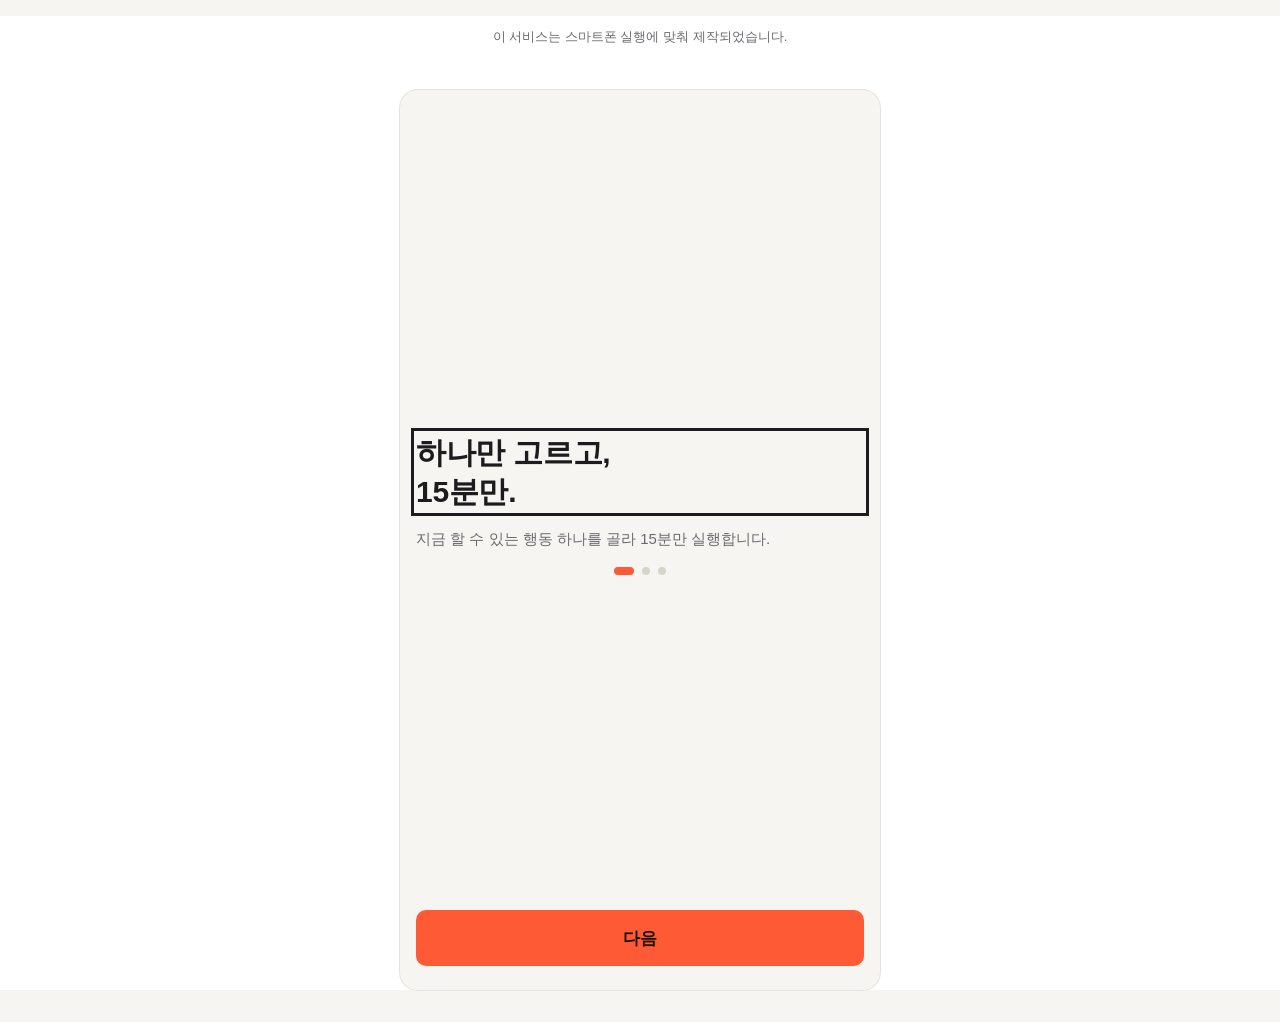
<file: index.html>
<!doctype html>
<html lang="ko">
<head>
<meta charset="utf-8">
<meta name="viewport" content="width=device-width, initial-scale=1, viewport-fit=cover, maximum-scale=1">
<title>15분만 | 하나만 고르고, 15분만</title>
<meta name="description" content="지금 할 행동 하나를 고르고 15분 동안 실행하는 모바일 도구입니다.">
<meta name="theme-color" content="#f7f5f1" media="(prefers-color-scheme: light)">
<meta name="theme-color" content="#121214" media="(prefers-color-scheme: dark)">
<meta name="color-scheme" content="light dark">
<meta name="mobile-web-app-capable" content="yes">
<meta name="apple-mobile-web-app-capable" content="yes">
<meta name="apple-mobile-web-app-status-bar-style" content="black-translucent">
<meta name="apple-mobile-web-app-title" content="15분만">
<link rel="manifest" href="./manifest.webmanifest">
<link rel="icon" href="./assets/icons/icon-192.png" type="image/png">
<link rel="apple-touch-icon" href="./assets/icons/apple-touch-icon.png">
<link rel="stylesheet" href="./styles/reset.css">
<link rel="stylesheet" href="./styles/variables.css">
<link rel="stylesheet" href="./styles/layout.css">
<link rel="stylesheet" href="./styles/components.css">
<link rel="stylesheet" href="./styles/screens.css">
</head>
<body>

<p class="desktop-banner">이 서비스는 스마트폰 실행에 맞춰 제작되었습니다.</p>

<div class="app-shell">
  <noscript>
    <div style="padding:24px;">이 앱을 사용하려면 자바스크립트를 허용해야 합니다.</div>
  </noscript>

  <main id="app-root" class="screen" role="main" aria-live="off"></main>

  <nav id="bottom-nav" class="bottom-nav" aria-label="주요 이동"></nav>
</div>

<script src="./data/goals.js"></script>
<script src="./js/constants.js"></script>
<script src="./js/copy.js"></script>
<script src="./js/icons.js"></script>
<script src="./js/storage.js"></script>
<script src="./js/timer.js"></script>
<script src="./js/wake-lock.js"></script>
<script src="./js/notifications.js"></script>
<script src="./js/router.js"></script>
<script src="./js/ui.js"></script>
<script src="./js/accessibility.js"></script>
<script src="./js/pwa.js"></script>
<script src="./js/app.js"></script>
</body>
</html>
</file>
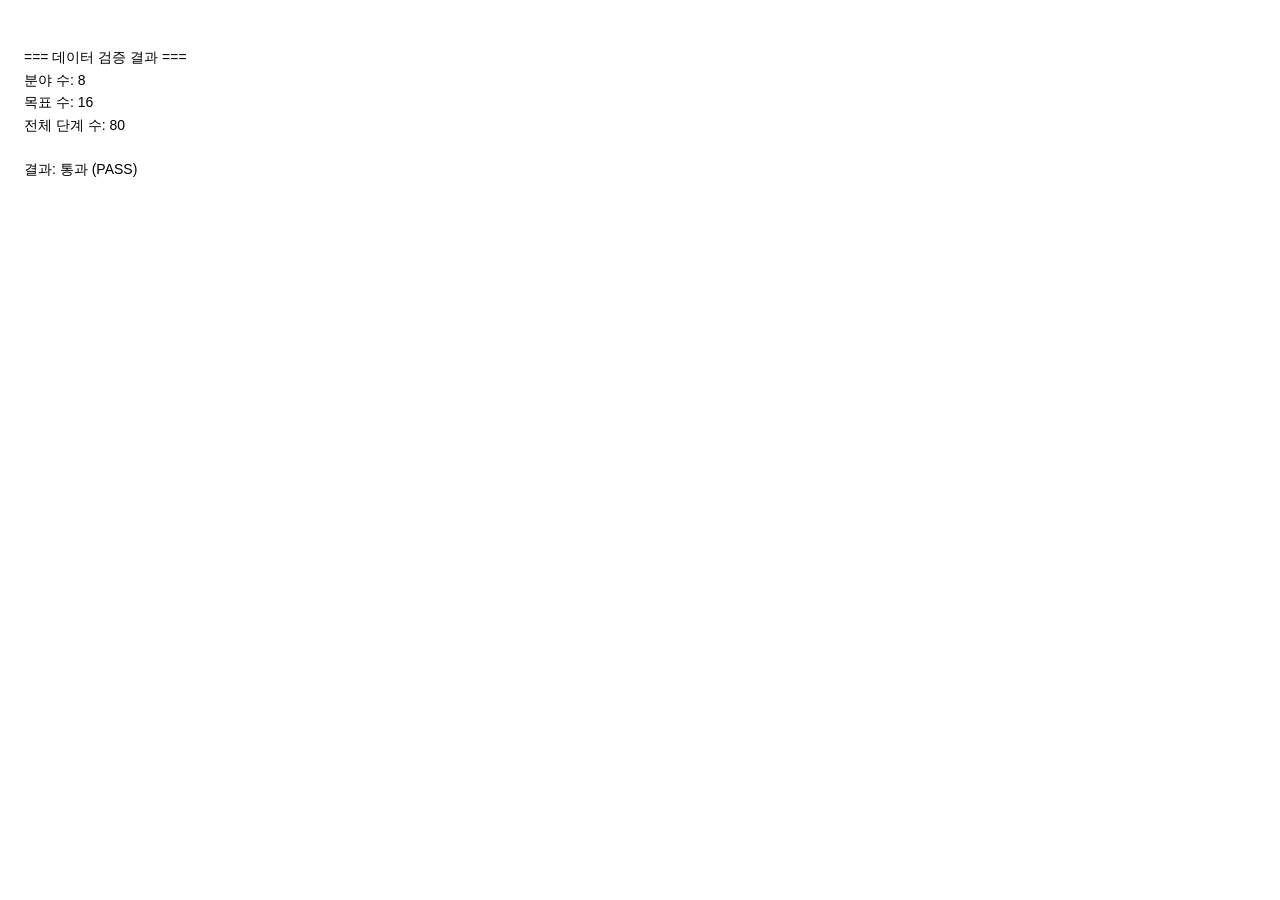
<file: scripts/validate.html>
<!doctype html>
<html lang="ko">
<head>
<meta charset="utf-8">
<title>데이터 검증 (개발용)</title>
<style>body{font-family:sans-serif;padding:16px;white-space:pre-wrap;font-size:14px;line-height:1.6}</style>
</head>
<body>
<div id="out">검증 중...</div>
<script src="../data/goals.js"></script>
<script src="validate-goals.js"></script>
<script>
  var result = FMS_ValidateGoals(FMS_CATEGORIES, FMS_GOALS);
  var out = document.getElementById('out');
  var lines = [];
  lines.push('=== 데이터 검증 결과 ===');
  lines.push('분야 수: ' + result.stats.categories);
  lines.push('목표 수: ' + result.stats.goals);
  lines.push('전체 단계 수: ' + result.stats.totalSteps);
  lines.push('');
  lines.push(result.ok ? '결과: 통과 (PASS)' : '결과: 실패 (FAIL)');
  if (result.errors.length) {
    lines.push('');
    lines.push('오류 ' + result.errors.length + '건:');
    result.errors.forEach(function (e) { lines.push(' - ' + e); });
  }
  if (result.warnings.length) {
    lines.push('');
    lines.push('경고 ' + result.warnings.length + '건:');
    result.warnings.forEach(function (w) { lines.push(' - ' + w); });
  }
  out.textContent = lines.join('\n');
</script>
</body>
</html>
</file>
<file: styles/variables.css>
:root {
  --font-sans: -apple-system, BlinkMacSystemFont, "Apple SD Gothic Neo", "Malgun Gothic",
    "Noto Sans KR", "Segoe UI", Roboto, sans-serif;

  /* 기본 색상 */
  --color-bg: #f7f5f1;
  --color-surface: #ffffff;
  --color-surface-sunken: #f0eee9;
  --color-text: #1c1c1e;
  --color-text-muted: #6b6b6f;
  --color-text-faint: #98979b;
  --color-border: #e6e3dc;
  --color-border-strong: #d8d4ca;

  --color-accent: #ff5a36;
  --color-accent-strong: #e64a28;
  --color-accent-text: #1c1208;
  --color-accent-soft: #ffe6de;

  --color-success: #2f9e5b;
  --color-success-soft: #e2f4e9;
  --color-warning: #b4790a;
  --color-warning-soft: #fbedd3;
  --color-danger: #d3453f;
  --color-danger-soft: #fbe4e2;

  --color-focus-ring: #1c1c1e;

  /* 분야별 저채도 색상 (아이콘 배경, 카드 강조선, 배지, 진행 표시에 제한적으로 사용) */
  --cat-reading: #4d6fd6;
  --cat-reading-soft: #e8ecfb;
  --cat-exercise: #3f9d5e;
  --cat-exercise-soft: #e4f4e9;
  --cat-study: #7b5fd1;
  --cat-study-soft: #ece7fa;
  --cat-english: #2f9bc4;
  --cat-english-soft: #e1f2f8;
  --cat-writing: #d97a53;
  --cat-writing-soft: #faeae2;
  --cat-organizing: #c08a1f;
  --cat-organizing-soft: #f7ecd6;
  --cat-lifestyle: #2f9d8f;
  --cat-lifestyle-soft: #e1f3f0;
  --cat-finance: #5a63c4;
  --cat-finance-soft: #e7e8f9;

  --radius-sm: 10px;
  --radius-md: 18px;
  --radius-pill: 999px;

  --space-1: 4px;
  --space-2: 8px;
  --space-3: 12px;
  --space-4: 16px;
  --space-5: 24px;
  --space-6: 32px;
  --space-7: 48px;

  --button-height: 56px;
  --touch-min: 44px;

  --app-max-width: 480px;

  --shadow-card: 0 1px 2px rgba(28, 28, 30, 0.04);
  --shadow-raised: 0 6px 20px rgba(28, 28, 30, 0.10);

  --safe-top: env(safe-area-inset-top, 0px);
  --safe-bottom: env(safe-area-inset-bottom, 0px);
  --safe-left: env(safe-area-inset-left, 0px);
  --safe-right: env(safe-area-inset-right, 0px);
}

:root[data-theme="dark"] {
  --color-bg: #121214;
  --color-surface: #1c1c1f;
  --color-surface-sunken: #232326;
  --color-text: #f3f2ef;
  --color-text-muted: #a5a4a8;
  --color-text-faint: #78777c;
  --color-border: #2c2c30;
  --color-border-strong: #3a3a3f;

  --color-accent: #ff6a45;
  --color-accent-strong: #ff7f57;
  --color-accent-text: #12100f;
  --color-accent-soft: #3a2620;

  --color-success: #4cb87a;
  --color-success-soft: #1c2f22;
  --color-warning: #dba53e;
  --color-warning-soft: #332a15;
  --color-danger: #e0685f;
  --color-danger-soft: #35201e;

  --color-focus-ring: #f3f2ef;

  --cat-reading: #7f9bff;
  --cat-reading-soft: #23283f;
  --cat-exercise: #63c186;
  --cat-exercise-soft: #1d3327;
  --cat-study: #a58ff0;
  --cat-study-soft: #2a2440;
  --cat-english: #57bcE4;
  --cat-english-soft: #1c313b;
  --cat-writing: #eb9a75;
  --cat-writing-soft: #382a20;
  --cat-organizing: #d9a940;
  --cat-organizing-soft: #382d16;
  --cat-lifestyle: #4cbbac;
  --cat-lifestyle-soft: #1c322e;
  --cat-finance: #8489e0;
  --cat-finance-soft: #292b47;

  --shadow-card: 0 1px 2px rgba(0, 0, 0, 0.3);
  --shadow-raised: 0 10px 28px rgba(0, 0, 0, 0.45);
}

@media (prefers-color-scheme: dark) {
  :root:not([data-theme="light"]) {
    --color-bg: #121214;
    --color-surface: #1c1c1f;
    --color-surface-sunken: #232326;
    --color-text: #f3f2ef;
    --color-text-muted: #a5a4a8;
    --color-text-faint: #78777c;
    --color-border: #2c2c30;
    --color-border-strong: #3a3a3f;

    --color-accent: #ff6a45;
    --color-accent-strong: #ff7f57;
    --color-accent-text: #12100f;
    --color-accent-soft: #3a2620;

    --color-success: #4cb87a;
    --color-success-soft: #1c2f22;
    --color-warning: #dba53e;
    --color-warning-soft: #332a15;
    --color-danger: #e0685f;
    --color-danger-soft: #35201e;

    --color-focus-ring: #f3f2ef;

    --cat-reading: #7f9bff;
    --cat-reading-soft: #23283f;
    --cat-exercise: #63c186;
    --cat-exercise-soft: #1d3327;
    --cat-study: #a58ff0;
    --cat-study-soft: #2a2440;
    --cat-english: #57bce4;
    --cat-english-soft: #1c313b;
    --cat-writing: #eb9a75;
    --cat-writing-soft: #382a20;
    --cat-organizing: #d9a940;
    --cat-organizing-soft: #382d16;
    --cat-lifestyle: #4cbbac;
    --cat-lifestyle-soft: #1c322e;
    --cat-finance: #8489e0;
    --cat-finance-soft: #292b47;

    --shadow-card: 0 1px 2px rgba(0, 0, 0, 0.3);
    --shadow-raised: 0 10px 28px rgba(0, 0, 0, 0.45);
  }
}
</file>
<file: styles/layout.css>
html {
  background: var(--color-bg);
}

body {
  background: var(--color-bg);
  color: var(--color-text);
  font-family: var(--font-sans);
  -webkit-font-smoothing: antialiased;
}

.app-shell {
  position: relative;
  max-width: var(--app-max-width);
  min-height: 100vh;
  min-height: 100dvh;
  margin: 0 auto;
  background: var(--color-bg);
  display: flex;
  flex-direction: column;
  overflow-x: hidden;
}

.desktop-banner {
  display: none;
}

@media (min-width: 640px) {
  body {
    background: var(--color-surface);
  }

  .app-shell {
    min-height: 100vh;
    box-shadow: 0 0 0 1px var(--color-border);
    margin-top: var(--space-6);
    margin-bottom: var(--space-6);
    border-radius: var(--radius-md);
    overflow: hidden;
  }

  .desktop-banner {
    display: block;
    max-width: var(--app-max-width);
    margin: var(--space-4) auto 0;
    padding: var(--space-3) var(--space-4);
    text-align: center;
    font-size: 13px;
    color: var(--color-text-muted);
  }
}

.screen {
  flex: 1;
  display: flex;
  flex-direction: column;
  padding: var(--space-5) var(--space-4) var(--space-5);
  padding-top: calc(var(--space-5) + var(--safe-top));
  padding-bottom: calc(var(--space-5) + var(--safe-bottom));
  padding-left: calc(var(--space-4) + var(--safe-left));
  padding-right: calc(var(--space-4) + var(--safe-right));
  min-height: 100%;
}

.screen--no-scroll {
  overflow: hidden;
}

.screen--center {
  justify-content: center;
}

.screen__header {
  margin-bottom: var(--space-5);
}

.screen__body {
  flex: 1;
  display: flex;
  flex-direction: column;
}

.screen__footer {
  margin-top: auto;
  padding-top: var(--space-4);
}

.bottom-nav {
  display: flex;
  border-top: 1px solid var(--color-border);
  padding: var(--space-2) var(--space-2) calc(var(--space-2) + var(--safe-bottom));
  background: var(--color-surface);
  gap: var(--space-1);
}

.bottom-nav__item {
  flex: 1;
  min-height: 52px;
  display: flex;
  flex-direction: column;
  align-items: center;
  justify-content: center;
  gap: 2px;
  font-size: 11px;
  font-weight: 600;
  color: var(--color-text-faint);
  border-radius: var(--radius-sm);
}

.bottom-nav__item .icon {
  width: 22px;
  height: 22px;
}

.bottom-nav__item[aria-current="page"] {
  color: var(--color-accent-strong);
  background: var(--color-accent-soft);
}

.hidden {
  display: none !important;
}

.sr-only {
  position: absolute;
  width: 1px;
  height: 1px;
  padding: 0;
  margin: -1px;
  overflow: hidden;
  clip: rect(0, 0, 0, 0);
  white-space: nowrap;
  border: 0;
}
</file>
<file: styles/components.css>
/* Typography */
h1, .text-h1 {
  font-size: clamp(24px, 6vw, 30px);
  line-height: 1.3;
  font-weight: 800;
  letter-spacing: -0.01em;
  word-break: keep-all;
  overflow-wrap: break-word;
}

h2, .text-h2 {
  font-size: 19px;
  line-height: 1.4;
  font-weight: 700;
  word-break: keep-all;
  overflow-wrap: break-word;
}

.text-display {
  font-size: clamp(32px, 8vw, 40px);
  line-height: 1.15;
  font-weight: 800;
  letter-spacing: -0.02em;
}

.text-body {
  font-size: 15px;
  line-height: 1.6;
  color: var(--color-text-muted);
  word-break: keep-all;
  overflow-wrap: break-word;
}

.text-caption {
  font-size: 13px;
  line-height: 1.5;
  color: var(--color-text-faint);
  word-break: keep-all;
  overflow-wrap: break-word;
}

.text-strong {
  font-size: 18px;
  line-height: 1.5;
  font-weight: 700;
  word-break: keep-all;
  overflow-wrap: break-word;
}

.text-eyebrow {
  font-size: 12px;
  font-weight: 800;
  letter-spacing: 0.12em;
  color: var(--color-accent);
  text-transform: uppercase;
}

/* Focus visibility */
a:focus-visible,
button:focus-visible,
[tabindex]:focus-visible,
input:focus-visible,
textarea:focus-visible {
  outline: 3px solid var(--color-focus-ring);
  outline-offset: 2px;
}

/* Icon sizing helper */
.icon {
  width: 22px;
  height: 22px;
  flex-shrink: 0;
  display: inline-block;
}

.icon svg {
  width: 100%;
  height: 100%;
  display: block;
}

.icon--sm {
  width: 18px;
  height: 18px;
}

.icon--lg {
  width: 28px;
  height: 28px;
}

/* Buttons */
.btn {
  min-height: var(--button-height);
  width: 100%;
  display: flex;
  align-items: center;
  justify-content: center;
  gap: var(--space-2);
  padding: var(--space-3) var(--space-4);
  border-radius: var(--radius-sm);
  font-size: 17px;
  font-weight: 700;
  border: 1px solid transparent;
  white-space: normal;
  word-break: keep-all;
  text-align: center;
}

.btn-primary {
  background: var(--color-accent);
  color: var(--color-accent-text);
}

.btn-primary:active {
  background: var(--color-accent-strong);
}

.btn-secondary {
  background: var(--color-surface);
  color: var(--color-text);
  border-color: var(--color-border-strong);
}

.btn-quiet {
  min-height: var(--touch-min);
  width: auto;
  padding: var(--space-2) var(--space-3);
  font-size: 14px;
  font-weight: 500;
  color: var(--color-text-faint);
  background: transparent;
}

.btn-danger-quiet {
  min-height: var(--touch-min);
  width: auto;
  padding: var(--space-2) var(--space-3);
  font-size: 14px;
  font-weight: 600;
  color: var(--color-danger);
  background: transparent;
}

.btn:disabled {
  opacity: 0.5;
}

/* Cards - base */
.card {
  background: var(--color-surface);
  border: 1px solid var(--color-border);
  border-radius: var(--radius-md);
  padding: var(--space-4);
}

.card + .card {
  margin-top: var(--space-3);
}

.card-list {
  display: flex;
  flex-direction: column;
  gap: var(--space-3);
}

.card--pressable {
  width: 100%;
  text-align: left;
  display: block;
}

.card__title {
  font-size: 17px;
  font-weight: 700;
  word-break: keep-all;
  overflow-wrap: break-word;
}

.card__meta {
  margin-top: var(--space-2);
  font-size: 13px;
  color: var(--color-text-muted);
}

.card__badge {
  display: inline-flex;
  align-items: center;
  font-size: 12px;
  font-weight: 700;
  padding: 3px 10px;
  border-radius: var(--radius-pill);
  color: var(--color-text-muted);
  background: var(--color-surface-sunken);
}

.card__badge--accent {
  color: var(--color-accent-strong);
  background: var(--color-accent-soft);
}

.card__badge--success {
  color: var(--color-success);
  background: var(--color-success-soft);
}

.card__badge--custom {
  color: var(--color-success);
  background: var(--color-success-soft);
}

.card__badge--recommended {
  color: var(--color-text-muted);
  background: var(--color-surface-sunken);
}

/* Hero card (home top) */
.hero {
  padding: var(--space-2) 0 var(--space-5);
}

.hero__eyebrow {
  display: flex;
  align-items: center;
  justify-content: space-between;
}

.hero__title {
  margin-top: var(--space-3);
}

.hero__accent {
  margin-top: var(--space-2);
  color: var(--color-accent);
}

/* Current action card (primary focal card on home) */
.current-action-card {
  border-radius: var(--radius-md);
  border: 1px solid var(--color-border);
  background: var(--color-surface);
  box-shadow: var(--shadow-raised);
  padding: var(--space-5) var(--space-4);
}

.current-action-card__meta {
  display: flex;
  align-items: center;
  gap: var(--space-2);
}

.current-action-card__cat-icon {
  width: 34px;
  height: 34px;
  border-radius: var(--radius-sm);
  display: flex;
  align-items: center;
  justify-content: center;
  flex-shrink: 0;
}

.current-action-card__title {
  margin-top: var(--space-3);
}

.current-action-card__next {
  margin-top: var(--space-2);
}

.current-action-card .progress-track {
  margin-top: var(--space-4);
}

/* Section titles */
.section-title {
  display: flex;
  align-items: center;
  justify-content: space-between;
  font-size: 14px;
  font-weight: 700;
  color: var(--color-text-muted);
  margin: var(--space-6) 0 var(--space-3);
}

/* Category grid */
.grid-2 {
  display: grid;
  grid-template-columns: 1fr 1fr;
  gap: var(--space-3);
}

.category-tile {
  min-height: 92px;
  display: flex;
  flex-direction: column;
  justify-content: center;
  gap: var(--space-2);
  text-align: left;
  background: var(--color-surface);
  border: 1px solid var(--color-border);
  border-radius: var(--radius-md);
  padding: var(--space-3) var(--space-3);
  word-break: keep-all;
}

.category-tile__icon {
  width: 32px;
  height: 32px;
  border-radius: var(--radius-sm);
  display: flex;
  align-items: center;
  justify-content: center;
}

.category-tile__title {
  font-size: 14px;
  font-weight: 700;
}

.category-tile__meta {
  font-size: 12px;
  color: var(--color-text-faint);
}

/* Goal / category detail cards */
.goal-card {
  display: flex;
  align-items: center;
  gap: var(--space-3);
  padding: var(--space-4);
  background: var(--color-surface);
  border: 1px solid var(--color-border);
  border-radius: var(--radius-md);
  text-align: left;
  width: 100%;
}

.goal-card__icon {
  width: 40px;
  height: 40px;
  border-radius: var(--radius-sm);
  display: flex;
  align-items: center;
  justify-content: center;
  flex-shrink: 0;
}

.goal-card__body {
  flex: 1;
  min-width: 0;
}

.goal-card__title-row {
  display: flex;
  align-items: center;
  justify-content: space-between;
  gap: var(--space-2);
}

.goal-card__progress-row {
  margin-top: var(--space-2);
  display: flex;
  align-items: center;
  gap: var(--space-2);
}

.goal-card__progress-row .progress-track {
  flex: 1;
}

.goal-card__next {
  margin-top: var(--space-2);
  font-size: 13px;
  color: var(--color-text-muted);
}

.goal-card__chevron {
  color: var(--color-text-faint);
  flex-shrink: 0;
}

.goal-card__desc {
  margin-top: 2px;
}

.goal-card__badge-row {
  display: flex;
  align-items: center;
  gap: var(--space-2);
  flex-wrap: wrap;
  margin-top: var(--space-1);
}

/* Category screen: goal card + kebab menu button as siblings (avoids nested interactive elements) */
.goal-card-row {
  display: flex;
  align-items: stretch;
  background: var(--color-surface);
  border: 1px solid var(--color-border);
  border-radius: var(--radius-md);
}

.goal-card-row .goal-card {
  border: none;
  border-radius: 0;
  flex: 1;
  min-width: 0;
}

.goal-card-row__menu {
  width: var(--touch-min);
  min-width: var(--touch-min);
  min-height: var(--touch-min);
  display: flex;
  align-items: center;
  justify-content: center;
  color: var(--color-text-faint);
  flex-shrink: 0;
}

.category-add-btn {
  margin-top: var(--space-3);
}

.category-manage-row {
  display: flex;
  gap: var(--space-3);
  margin-top: var(--space-5);
}

.category-manage-row .btn-quiet {
  flex: 1;
  justify-content: center;
}

/* Custom goal add/edit form */
.goal-form {
  margin-top: var(--space-4);
  display: flex;
  flex-direction: column;
  gap: var(--space-4);
}

.form-field {
  display: flex;
  flex-direction: column;
  gap: var(--space-2);
}

.form-field__label {
  font-size: 13px;
  font-weight: 700;
  color: var(--color-text-muted);
}

.form-field__input {
  min-height: var(--touch-min);
  padding: var(--space-3);
  border-radius: var(--radius-sm);
  border: 1px solid var(--color-border-strong);
  background: var(--color-surface);
  color: var(--color-text);
  font-size: 15px;
  font-family: inherit;
  width: 100%;
}

.form-field__textarea {
  min-height: 88px;
  resize: vertical;
}

.form-field__error {
  font-size: 12.5px;
  color: var(--color-danger);
}

/* Hidden recommended goal list (sheet content) */
.hidden-goal-list {
  margin-top: var(--space-4);
  display: flex;
  flex-direction: column;
  gap: var(--space-2);
}

.hidden-goal-row {
  display: flex;
  align-items: center;
  justify-content: space-between;
  gap: var(--space-3);
  padding: var(--space-3);
  border: 1px solid var(--color-border);
  border-radius: var(--radius-sm);
}

.hidden-goal-row__title {
  font-size: 14px;
  font-weight: 600;
  word-break: keep-all;
  overflow-wrap: break-word;
  min-width: 0;
  flex: 1;
}

.hidden-goal-row__restore {
  flex-shrink: 0;
  min-height: var(--touch-min);
  padding: 0 var(--space-3);
  border-radius: var(--radius-pill);
  border: 1px solid var(--color-border-strong);
  font-size: 12.5px;
  font-weight: 700;
  color: var(--color-text);
}

/* Progress bar */
.progress-track {
  height: 6px;
  background: var(--color-surface-sunken);
  border-radius: 3px;
  overflow: hidden;
}

.progress-fill {
  height: 100%;
  background: var(--color-accent);
  border-radius: 3px;
}

/* Stat summary */
.stat-row {
  display: grid;
  grid-template-columns: repeat(3, 1fr);
  gap: 1px;
  background: var(--color-border);
  border: 1px solid var(--color-border);
  border-radius: var(--radius-md);
  overflow: hidden;
}

.stat-tile {
  text-align: center;
  padding: var(--space-4) var(--space-2);
  background: var(--color-surface);
}

.stat-tile__value {
  font-size: 26px;
  font-weight: 800;
  font-variant-numeric: tabular-nums;
}

.stat-tile__label {
  margin-top: var(--space-1);
  font-size: 11px;
  color: var(--color-text-muted);
  word-break: keep-all;
}

/* Status chip */
.status-chip {
  display: inline-flex;
  align-items: center;
  gap: var(--space-1);
  font-size: 12px;
  font-weight: 600;
  padding: 4px 10px;
  border-radius: var(--radius-pill);
  background: var(--color-surface-sunken);
  color: var(--color-text-muted);
}

.status-chip--on {
  background: var(--color-success-soft);
  color: var(--color-success);
}

.status-chip--warn {
  background: var(--color-warning-soft);
  color: var(--color-warning);
}

/* Modal / dialog */
.overlay {
  position: fixed;
  inset: 0;
  background: rgba(20, 18, 16, 0.55);
  display: flex;
  align-items: center;
  justify-content: center;
  padding: var(--space-4);
  z-index: 50;
}

.dialog {
  width: 100%;
  max-width: 400px;
  background: var(--color-surface);
  border-radius: var(--radius-md);
  padding: var(--space-5) var(--space-4);
  box-shadow: var(--shadow-raised);
}

.dialog__title {
  font-size: 19px;
  font-weight: 800;
  word-break: keep-all;
}

.dialog__body {
  margin-top: var(--space-3);
  font-size: 15px;
  color: var(--color-text-muted);
  line-height: 1.6;
  word-break: keep-all;
}

.dialog__actions {
  margin-top: var(--space-5);
  display: flex;
  flex-direction: column;
  gap: var(--space-2);
}

/* Bottom sheet */
.sheet-overlay {
  position: fixed;
  inset: 0;
  background: rgba(20, 18, 16, 0.5);
  display: flex;
  align-items: flex-end;
  z-index: 50;
}

.sheet {
  width: 100%;
  max-width: var(--app-max-width);
  margin: 0 auto;
  background: var(--color-surface);
  border-top-left-radius: var(--radius-md);
  border-top-right-radius: var(--radius-md);
  padding: var(--space-5) var(--space-4);
  padding-bottom: calc(var(--space-5) + var(--safe-bottom));
  box-shadow: var(--shadow-raised);
  max-height: 85vh;
  overflow-y: auto;
}

.sheet__title {
  font-size: 18px;
  font-weight: 800;
  word-break: keep-all;
}

.sheet__body {
  margin-top: var(--space-2);
  font-size: 14px;
  color: var(--color-text-muted);
  line-height: 1.6;
  word-break: keep-all;
}

.sheet__actions {
  margin-top: var(--space-5);
  display: flex;
  flex-direction: column;
  gap: var(--space-2);
}

/* Timer ring */
.timer-ring-wrap {
  position: relative;
  width: min(64vw, 260px);
  height: min(64vw, 260px);
  margin: 0 auto;
}

.timer-ring-wrap svg {
  width: 100%;
  height: 100%;
  transform: rotate(-90deg);
}

.timer-ring-track {
  fill: none;
  stroke: var(--color-surface-sunken);
  stroke-width: 8;
}

.timer-ring-fill {
  fill: none;
  stroke: var(--color-accent);
  stroke-width: 8;
  stroke-linecap: round;
  transition: stroke-dashoffset 0.2s linear;
}

@media (prefers-reduced-motion: reduce) {
  .timer-ring-fill {
    transition: none;
  }
}

.timer-ring-center {
  position: absolute;
  inset: 0;
  display: flex;
  flex-direction: column;
  align-items: center;
  justify-content: center;
  text-align: center;
}

.timer-display {
  font-variant-numeric: tabular-nums;
  font-size: clamp(36px, 11vw, 46px);
  font-weight: 800;
  letter-spacing: -0.02em;
}

.timer-ring-status {
  margin-top: var(--space-1);
  font-size: 12px;
  font-weight: 700;
  color: var(--color-accent);
  letter-spacing: 0.06em;
  text-transform: uppercase;
}

.focus-message {
  text-align: center;
  font-size: 17px;
  font-weight: 700;
  margin-top: var(--space-5);
  min-height: 52px;
  word-break: keep-all;
}

/* Long-press button */
.longpress-track {
  position: relative;
  overflow: hidden;
  border-radius: var(--radius-sm);
}

.longpress-fill {
  position: absolute;
  inset: 0;
  background: var(--color-danger-soft);
  width: 0%;
  transition: width 0.05s linear;
}

.longpress-label {
  position: relative;
  z-index: 1;
}

/* Action card list (중도 종료 등 결과가 다른 선택지 목록) */
.action-card-list {
  margin-top: var(--space-5);
  display: flex;
  flex-direction: column;
  gap: 12px;
}

.action-card {
  display: flex;
  align-items: flex-start;
  gap: var(--space-3);
  width: 100%;
  min-height: 64px;
  text-align: left;
  padding: var(--space-3) var(--space-4);
  border-radius: var(--radius-md);
  background: var(--color-surface);
  border: 1px solid var(--color-border);
}

.action-card--primary {
  background: var(--color-accent);
  border-color: var(--color-accent);
}

.action-card--primary .action-card__title,
.action-card--primary .action-card__body,
.action-card--primary .action-card__icon {
  color: var(--color-accent-text);
}

.action-card--danger {
  margin-top: var(--space-2);
  border-color: var(--color-danger);
}

.action-card--danger .action-card__icon {
  color: var(--color-danger);
}

.action-card:disabled,
.action-card[aria-disabled="true"] {
  opacity: 1;
  background: var(--color-surface-sunken);
  border-style: dashed;
}

.action-card:disabled .action-card__title,
.action-card[aria-disabled="true"] .action-card__title {
  color: var(--color-text-muted);
}

.action-card:disabled .action-card__icon,
.action-card[aria-disabled="true"] .action-card__icon {
  color: var(--color-text-faint);
}

.action-card__icon {
  width: 28px;
  height: 28px;
  flex-shrink: 0;
  margin-top: 2px;
}

.action-card__icon .icon,
.action-card__icon svg {
  width: 100%;
  height: 100%;
}

.action-card__text {
  display: flex;
  flex-direction: column;
  gap: 3px;
  min-width: 0;
}

.action-card__title {
  font-size: 17px;
  font-weight: 700;
  word-break: keep-all;
  overflow-wrap: break-word;
}

.action-card__body {
  font-size: 13.5px;
  line-height: 1.5;
  color: var(--color-text-muted);
  word-break: keep-all;
  overflow-wrap: break-word;
}

.action-card__note {
  font-size: 12px;
  color: var(--color-text-faint);
  word-break: keep-all;
}

/* Choice card list (결과 기록 화면의 4지선다) */
.choice-card-list {
  display: flex;
  flex-direction: column;
  gap: 10px;
}

.choice-card {
  display: flex;
  align-items: flex-start;
  gap: var(--space-3);
  width: 100%;
  min-height: 64px;
  text-align: left;
  padding: var(--space-3) var(--space-4);
  border-radius: var(--radius-md);
  background: var(--color-surface);
  border: 2px solid var(--color-border);
}

.choice-card[aria-pressed="true"] {
  border-color: var(--color-accent);
  background: var(--color-accent-soft);
}

.choice-card__check {
  width: 24px;
  height: 24px;
  flex-shrink: 0;
  border-radius: 50%;
  border: 2px solid var(--color-border-strong);
  display: flex;
  align-items: center;
  justify-content: center;
  color: transparent;
  margin-top: 2px;
}

.choice-card[aria-pressed="true"] .choice-card__check {
  border-color: var(--color-accent);
  background: var(--color-accent);
  color: var(--color-accent-text);
}

.choice-card__check .icon {
  width: 14px;
  height: 14px;
}

.choice-card__text {
  display: flex;
  flex-direction: column;
  gap: 3px;
  min-width: 0;
}

.choice-card__title {
  font-size: 16px;
  font-weight: 700;
  word-break: keep-all;
  overflow-wrap: break-word;
}

.choice-card__body {
  font-size: 13px;
  line-height: 1.5;
  color: var(--color-text-muted);
  word-break: keep-all;
  overflow-wrap: break-word;
}

/* Summary rows (결과 기록 상단 요약) */
.summary-row {
  display: flex;
  align-items: center;
  justify-content: space-between;
  padding: 10px 0;
  border-bottom: 1px solid var(--color-border);
  font-size: 14px;
}

.summary-row:last-child {
  border-bottom: none;
}

.summary-row__label {
  color: var(--color-text-muted);
}

.summary-row__value {
  font-weight: 700;
}

/* Install card (home) */
.install-card {
  display: flex;
  align-items: center;
  gap: var(--space-3);
  padding: var(--space-4);
  border-radius: var(--radius-md);
  border: 1px solid var(--color-border);
  background: var(--color-surface);
}

.install-card__icon {
  width: 40px;
  height: 40px;
  border-radius: var(--radius-sm);
  background: var(--color-accent-soft);
  color: var(--color-accent-strong);
  display: flex;
  align-items: center;
  justify-content: center;
  flex-shrink: 0;
}

.install-card__body {
  flex: 1;
  min-width: 0;
}

.install-card__title {
  font-size: 15px;
  font-weight: 700;
}

.install-card__desc {
  margin-top: 2px;
  font-size: 12.5px;
  color: var(--color-text-muted);
}

.install-card__action {
  flex-shrink: 0;
  min-height: 44px;
  padding: 0 var(--space-3);
  border-radius: var(--radius-sm);
  background: var(--color-accent);
  color: var(--color-accent-text);
  font-size: 13px;
  font-weight: 700;
  white-space: nowrap;
}

/* Settings row inline action button */
.settings-row__action {
  min-height: 36px;
  padding: 4px 12px;
  border-radius: var(--radius-pill);
  border: 1px solid var(--color-border-strong);
  font-size: 12.5px;
  font-weight: 600;
  color: var(--color-text);
  flex-shrink: 0;
}

/* Toast / live region */
.toast {
  position: fixed;
  left: 50%;
  bottom: calc(var(--space-5) + var(--safe-bottom));
  transform: translateX(-50%);
  background: var(--color-text);
  color: var(--color-bg);
  padding: var(--space-3) var(--space-4);
  border-radius: var(--radius-sm);
  font-size: 14px;
  max-width: calc(var(--app-max-width) - var(--space-6));
  text-align: center;
  z-index: 60;
  word-break: keep-all;
  box-shadow: var(--shadow-raised);
}
</file>
<file: styles/screens.css>
/* App bar */
.app-bar {
  display: flex;
  align-items: center;
  justify-content: space-between;
  margin-bottom: var(--space-4);
}

.app-bar__brand {
  display: flex;
  align-items: center;
  gap: var(--space-2);
  font-size: 15px;
  font-weight: 800;
}

.app-bar__mark {
  width: 28px;
  height: 28px;
  border-radius: 8px;
  background: var(--color-accent);
  color: var(--color-accent-text);
  display: flex;
  align-items: center;
  justify-content: center;
  font-size: 12px;
  font-weight: 800;
}

.app-bar__date {
  font-size: 12px;
  color: var(--color-text-faint);
}

.app-bar__settings {
  width: var(--touch-min);
  height: var(--touch-min);
  display: flex;
  align-items: center;
  justify-content: center;
  color: var(--color-text-muted);
  flex-shrink: 0;
}

/* Onboarding */
.onboarding-dots {
  display: flex;
  justify-content: center;
  gap: var(--space-2);
  margin-top: var(--space-4);
}

.onboarding-dots__dot {
  width: 8px;
  height: 8px;
  border-radius: 50%;
  background: var(--color-border-strong);
}

.onboarding-dots__dot[aria-current="true"] {
  background: var(--color-accent);
  width: 20px;
  border-radius: var(--radius-pill);
}

@media (prefers-reduced-motion: no-preference) {
  .onboarding-dots__dot {
    transition: width 0.2s ease, background 0.2s ease;
  }
}

/* Timer screen: hide chrome */
.screen--timer {
  padding-top: calc(var(--space-6) + var(--safe-top));
  justify-content: space-between;
}

.timer-screen__goal {
  text-align: center;
  font-size: 13px;
  font-weight: 700;
  color: var(--color-text-faint);
  text-transform: uppercase;
  letter-spacing: 0.06em;
}

.timer-screen__action {
  text-align: center;
  font-size: 17px;
  font-weight: 700;
  margin-top: var(--space-2);
  word-break: keep-all;
}

.timer-screen__meta {
  display: flex;
  justify-content: center;
  flex-wrap: wrap;
  gap: var(--space-2);
  margin-top: var(--space-5);
}

.timer-screen__exit {
  margin-top: var(--space-5);
  text-align: center;
}

/* Result screen */
.result-badge {
  text-align: center;
  font-size: 15px;
  color: var(--color-text-muted);
}

.result-ring-wrap {
  width: 96px;
  height: 96px;
  margin: 0 auto;
  border-radius: 50%;
  background: var(--color-success-soft);
  color: var(--color-success);
  display: flex;
  align-items: center;
  justify-content: center;
}

/* Records */
.record-day-grid {
  display: grid;
  grid-template-columns: repeat(7, 1fr);
  gap: var(--space-2);
}

.record-day {
  display: flex;
  flex-direction: column;
  align-items: center;
  gap: 6px;
}

.record-day__label {
  font-size: 11px;
  color: var(--color-text-faint);
}

.record-day__dot {
  width: 100%;
  aspect-ratio: 1;
  border-radius: var(--radius-sm);
  background: var(--color-surface-sunken);
  border: 1px solid var(--color-border);
  display: flex;
  align-items: center;
  justify-content: center;
  color: var(--color-success);
}

.record-day__dot[data-done="true"] {
  background: var(--color-success-soft);
  border-color: var(--color-success-soft);
}

.timeline-item {
  display: flex;
  align-items: center;
  gap: var(--space-3);
  padding: var(--space-3) 0;
  border-bottom: 1px solid var(--color-border);
}

.timeline-item:last-child {
  border-bottom: none;
}

.timeline-item__icon {
  width: 32px;
  height: 32px;
  border-radius: 50%;
  display: flex;
  align-items: center;
  justify-content: center;
  flex-shrink: 0;
  background: var(--color-success-soft);
  color: var(--color-success);
}

.timeline-item__icon--stopped {
  background: var(--color-surface-sunken);
  color: var(--color-text-faint);
}

.timeline-item__body {
  flex: 1;
  min-width: 0;
}

.timeline-item__title {
  font-size: 14px;
  font-weight: 700;
  word-break: keep-all;
}

.timeline-item__meta {
  font-size: 12px;
  color: var(--color-text-faint);
  margin-top: 2px;
}

/* Empty state */
.empty-state {
  text-align: center;
  padding: var(--space-6) var(--space-4);
  color: var(--color-text-faint);
  font-size: 13px;
  border: 1px dashed var(--color-border-strong);
  border-radius: var(--radius-md);
}

/* Settings */
.settings-row {
  display: flex;
  align-items: center;
  gap: var(--space-3);
  min-height: 56px;
  padding: var(--space-2) 0;
  border-bottom: 1px solid var(--color-border);
}

.settings-row:last-child {
  border-bottom: none;
}

.settings-row__icon {
  width: 36px;
  height: 36px;
  border-radius: var(--radius-sm);
  background: var(--color-surface-sunken);
  color: var(--color-text-muted);
  display: flex;
  align-items: center;
  justify-content: center;
  flex-shrink: 0;
}

.settings-row__label {
  flex: 1;
  font-size: 15px;
  font-weight: 500;
}

.settings-row__value {
  font-size: 13px;
  color: var(--color-text-faint);
}

.settings-link {
  display: flex;
  align-items: center;
  gap: var(--space-3);
  min-height: 56px;
  width: 100%;
  text-align: left;
  border-bottom: 1px solid var(--color-border);
}

.settings-link:last-child {
  border-bottom: none;
}

.settings-link__chevron {
  color: var(--color-text-faint);
  margin-left: auto;
}

.switch {
  position: relative;
  width: 46px;
  height: 26px;
  border-radius: 13px;
  background: var(--color-border-strong);
  flex-shrink: 0;
}

.switch[aria-checked="true"] {
  background: var(--color-accent);
}

.switch__knob {
  position: absolute;
  top: 3px;
  left: 3px;
  width: 20px;
  height: 20px;
  border-radius: 50%;
  background: var(--color-surface);
  transition: transform 0.15s ease;
}

.switch[aria-checked="true"] .switch__knob {
  transform: translateX(20px);
}

@media (prefers-reduced-motion: reduce) {
  .switch__knob {
    transition: none;
  }
}
</file>
